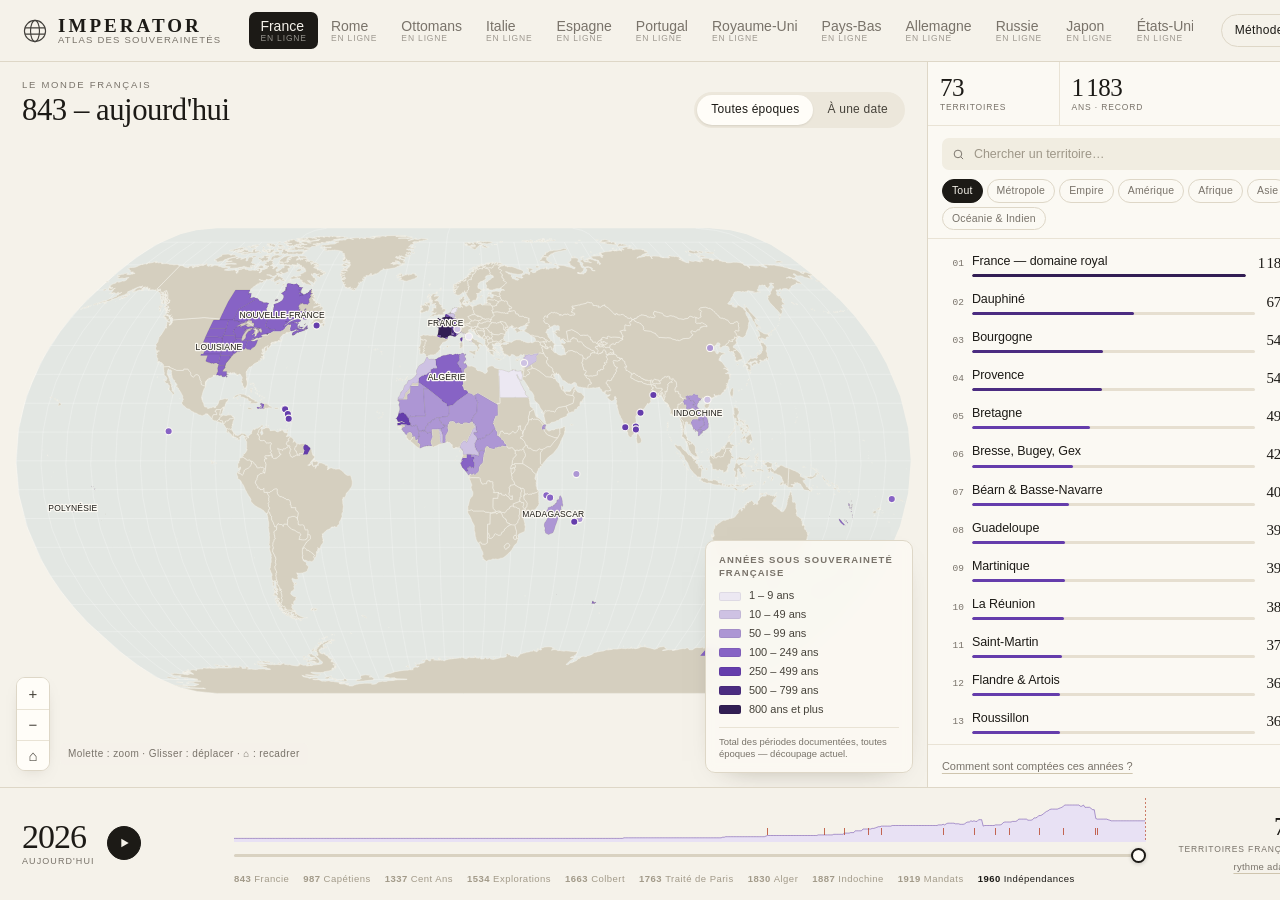
<file: index.html>
<!DOCTYPE html>
<html lang="fr">
<head>
<meta charset="utf-8" />
<meta name="viewport" content="width=device-width, initial-scale=1, viewport-fit=cover" />
<title>Imperator — atlas des souverainetés</title>
<meta name="description" content="Un planisphère interactif : combien d'années chaque territoire du monde a-t-il passé sous souveraineté française ? Rejouez deux mille ans d'histoire." />
<meta name="theme-color" content="#f5f2ea" />
<link rel="stylesheet" href="assets/css/app.css" />
<link rel="icon" href="assets/img/favicon.svg" type="image/svg+xml" />
</head>
<body>

<header class="topbar">
  <a class="brand" href="./">
    <span class="brand-mark" aria-hidden="true">
      <svg viewBox="0 0 32 32" fill="none" stroke="currentColor" stroke-width="1.4">
        <circle cx="16" cy="16" r="13"/>
        <ellipse cx="16" cy="16" rx="5.5" ry="13"/>
        <path d="M3.6 12.2h24.8M3.6 19.8h24.8"/>
      </svg>
    </span>
    <span class="brand-txt">
      <strong>Imperator</strong>
      <em>atlas des souverainetés</em>
    </span>
  </a>

  <nav class="countries" aria-label="Pays disponibles">
    <button class="country" type="button" data-pays="france">France<small>en ligne</small></button>
    <button class="country" type="button" data-pays="rome">Rome<small>en ligne</small></button>
    <button class="country" type="button" data-pays="ottoman">Ottomans<small>en ligne</small></button>
    <button class="country" type="button" data-pays="italie">Italie<small>en ligne</small></button>
    <button class="country" type="button" data-pays="espagne">Espagne<small>en ligne</small></button>
    <button class="country" type="button" data-pays="portugal">Portugal<small>en ligne</small></button>
    <button class="country" type="button" data-pays="royaume-uni">Royaume-Uni<small>en ligne</small></button>
    <button class="country" type="button" data-pays="pays-bas">Pays-Bas<small>en ligne</small></button>
    <button class="country" type="button" data-pays="allemagne">Allemagne<small>en ligne</small></button>
    <button class="country" type="button" data-pays="russie">Russie<small>en ligne</small></button>
    <button class="country" type="button" data-pays="japon">Japon<small>en ligne</small></button>
    <button class="country" type="button" data-pays="usa">États-Unis<small>en ligne</small></button>
  </nav>

  <button class="ghost-btn" type="button" data-action="about">Méthode</button>
</header>

<main class="layout">

  <section class="stage">
    <div class="stage-head">
      <div class="stage-title">
        <p class="kicker">Le monde français</p>
        <h1 id="stage-title">843 – aujourd'hui</h1>
      </div>
      <div class="modes" role="tablist" aria-label="Mode d'affichage">
        <button class="mode is-active" role="tab" data-mode="cumul" aria-selected="true">Toutes époques</button>
        <button class="mode" role="tab" data-mode="date" aria-selected="false">À une date</button>
      </div>
    </div>

    <div class="map-wrap">
      <div id="map" class="map" aria-label="Planisphère des territoires">
        <div class="loading" id="loading">Chargement du planisphère…</div>
      </div>
      <div class="map-tools">
        <button type="button" data-zoom="in" aria-label="Zoomer">+</button>
        <button type="button" data-zoom="out" aria-label="Dézoomer">−</button>
        <button type="button" data-zoom="reset" aria-label="Vue monde" title="Vue monde">⌂</button>
      </div>
      <div class="legend" id="legend">
        <h2>Années sous souveraineté française</h2>
        <ul id="legend-items"></ul>
        <p class="legend-foot" id="legend-foot"></p>
      </div>
      <div class="hint" id="map-hint">Molette : zoom · Glisser : déplacer · ⌂ : recadrer</div>
      <div class="tooltip" id="tooltip" hidden></div>
      <div class="map-status" id="map-status" hidden></div>
    </div>
  </section>

  <aside class="panel" id="panel">
    <!-- vue liste -->
    <div class="panel-view" data-view="list">
      <div class="panel-stats">
        <div class="stat">
          <span class="stat-n" id="stat-territories">—</span>
          <span class="stat-l">territoires</span>
        </div>
        <div class="stat">
          <span class="stat-n" id="stat-max">—</span>
          <span class="stat-l">ans · record</span>
        </div>
      </div>

      <div class="panel-tools">
        <label class="search">
          <svg viewBox="0 0 24 24" aria-hidden="true"><circle cx="11" cy="11" r="7"/><path d="m16.5 16.5 4 4"/></svg>
          <input type="search" id="search" placeholder="Chercher un territoire…" autocomplete="off" />
        </label>
        <div class="chips" id="chips" role="group" aria-label="Filtrer par région"></div>
      </div>

      <ol class="list" id="list"></ol>

      <p class="panel-foot">
        <button class="link-btn" type="button" data-action="about">Comment sont comptées ces années&nbsp;?</button>
      </p>
    </div>

    <!-- vue fiche -->
    <div class="panel-view" data-view="detail" hidden>
      <button class="back" type="button" data-action="back">← Tous les territoires</button>
      <div id="detail"></div>
    </div>
  </aside>
</main>

<footer class="timeline" id="timeline">
  <div class="chrono">
    <div class="chrono-readout">
      <span class="year" id="year-label">2026</span>
      <span class="year-note" id="year-note">aujourd'hui</span>
    </div>
    <button class="play" type="button" id="play" aria-label="Rejouer l'histoire">
      <svg class="i-play" viewBox="0 0 24 24" aria-hidden="true"><path d="M8 5.5v13l11-6.5z"/></svg>
      <svg class="i-pause" viewBox="0 0 24 24" aria-hidden="true"><path d="M8 5.5h3v13H8zM13 5.5h3v13h-3z"/></svg>
    </button>
  </div>

  <div class="track-wrap">
    <svg class="spark" id="spark" viewBox="0 0 1000 44" preserveAspectRatio="none" aria-hidden="true"></svg>
    <div class="ticks" id="ticks"></div>
    <input type="range" id="slider" min="-120" max="2026" value="2026" step="1" aria-label="Année" />
    <div class="phase-row" id="phase-row"></div>
  </div>

  <div class="chrono-live">
    <span class="live-n" id="live-n">—</span>
    <span class="live-l" id="live-label">territoires français</span>
    <button class="pace" type="button" id="pace" title="Rythme de lecture">rythme adapté</button>
  </div>
</footer>

<dialog class="sheet" id="about">
  <button class="sheet-close" type="button" data-action="close-about" aria-label="Fermer">×</button>
  <div class="sheet-body">
    <p class="kicker">Méthode</p>
    <h2>Ce que compte cette carte</h2>
    <p class="lead">Chaque territoire est coloré selon le nombre d'années pendant lesquelles il a été sous souveraineté française, périodes additionnées, de 843 à aujourd'hui.</p>

    <h3>Le comptage</h3>
    <p>Un territoire compte dès qu'une autorité française y exerce la souveraineté : prise de possession, traité, annexion, protectorat ou mandat. Il cesse de compter à la cession, à l'indépendance ou à la perte militaire. Les périodes sont ensuite <strong>additionnées</strong> : Saint-Pierre-et-Miquelon, perdu et rendu trois fois, cumule ses trois occupations.</p>
    <p class="aside-note">Les occupations brèves sans administration durable (débarquements, razzias) sont écartées. Les occupations militaires temporaires qui ont duré (Égypte 1798-1801, Malte 1798-1800) sont incluses et signalées.</p>

    <h3>Pourquoi 1 183 ans et pas 843 ?</h3>
    <p>La carte virale qui a inspiré ce site affiche « 843 ans » pour la France métropolitaine : c'est une confusion entre l'année de départ (843, traité de Verdun) et une durée. De 843 à 2026, il y a 1 183 ans. Nous gardons 843 comme point de départ, mais nous comptons les années.</p>

    <h3>Les frontières</h3>
    <p>La France n'est pas dessinée d'un bloc : la métropole est découpée en <strong>provinces historiques</strong> (Dauphiné 1349, Bourgogne 1477, Provence 1481, Bretagne 1532, Bresse 1601, Béarn 1620, Alsace 1648, Roussillon 1659, Flandre 1659, Franche-Comté 1678, Lorraine 1766, Comtat 1791, Corse 1768, Savoie et Nice 1860…), reconstituées à partir des départements actuels. L'Empire napoléonien est de même figuré par régions : Piémont, Ligurie, Toscane, Ombrie, Latium, Belgique, Pays-Bas.</p>
    <p>Ailleurs, les contours restent ceux d'aujourd'hui : la Nouvelle-France est figurée par les provinces et États actuels qu'elle recouvrait en partie ; l'emprise réelle était plus lâche, faite de postes, de forts et d'alliances. La carte mesure donc une <em>présence</em>, pas une ligne de front.</p>
    <p>La chronologie commence en 843, à la naissance de la Francie occidentale : la Gaule romaine et le royaume franc sont des antécédents, pas la France.</p>

    <h3>Les sources</h3>
    <p>Chaque fiche renvoie à sa page Wikipédia, point de départ vérifiable. Les dates retenues sont les plus couramment admises ; elles sont discutables, et c'est écrit dans les notes quand c'est le cas.</p>

    <h3>Et les autres pays ?</h3>
    <p>Le moteur est générique : ajouter l'Italie, l'Allemagne ou le Portugal revient à écrire un fichier de données du même format, sans toucher au code de la carte.</p>
  </div>
</dialog>

<script src="assets/vendor/d3-selection.min.js"></script>
<script src="assets/vendor/d3-array.min.js"></script>
<script src="assets/vendor/d3-geo.min.js"></script>
<script type="module" src="assets/js/app.js"></script>

</body>
</html>
</file>
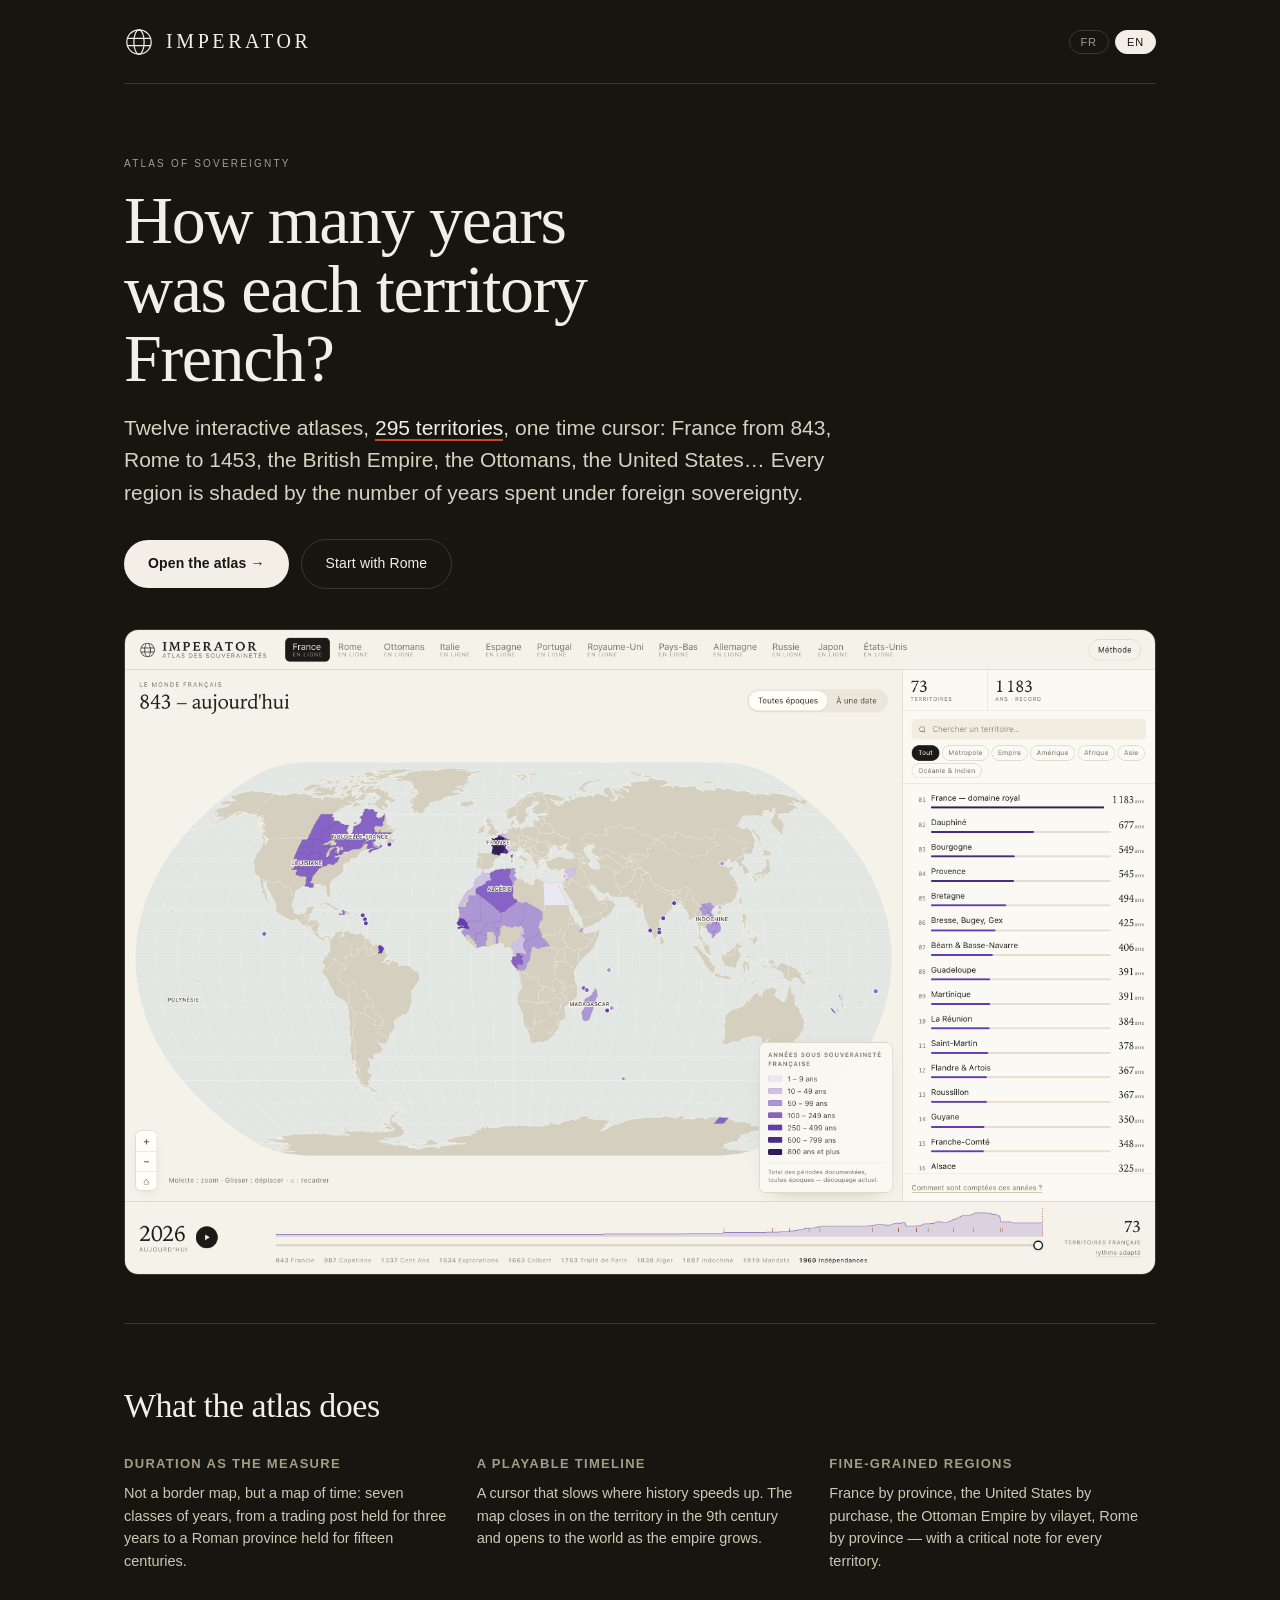
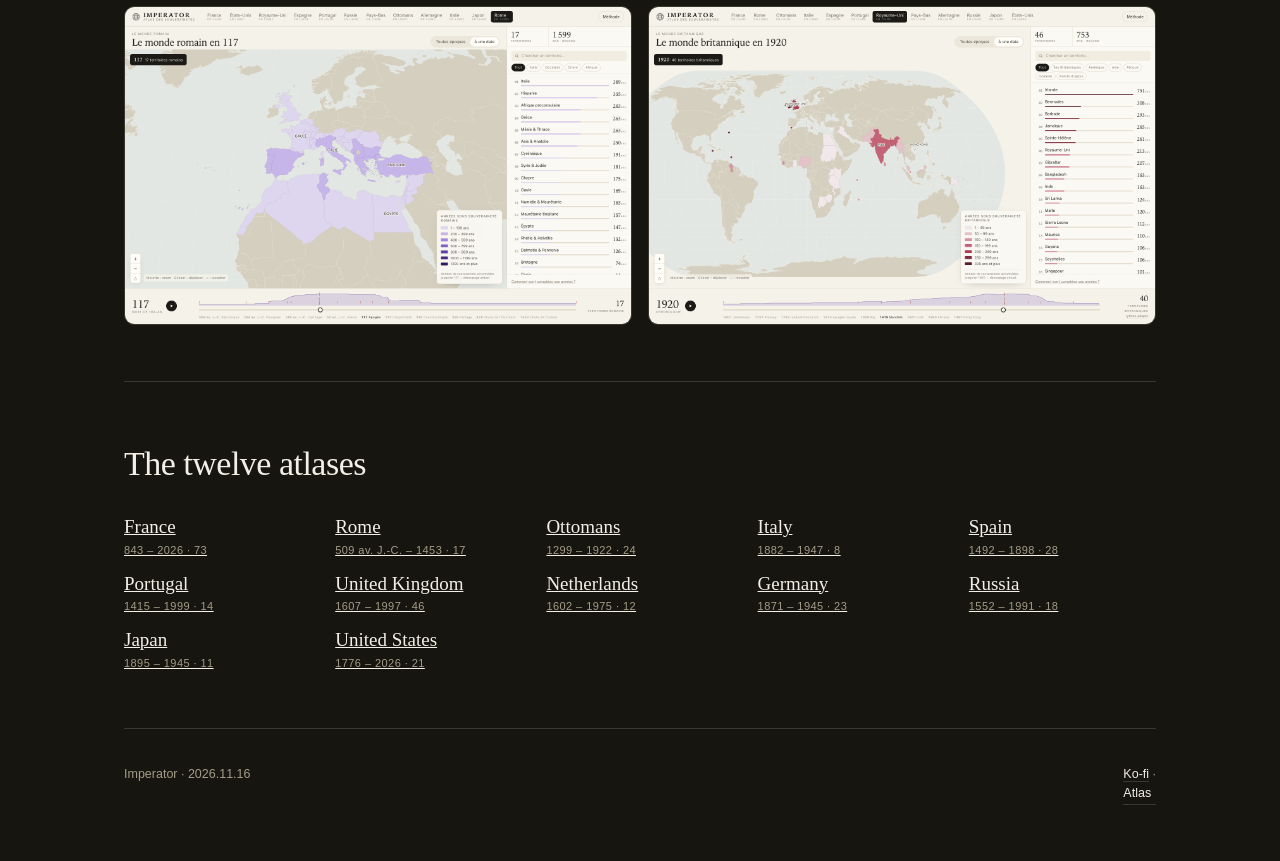
<file: store/index.html>
<!DOCTYPE html>
<html lang="fr">
<head>
<meta charset="utf-8">
<meta name="viewport" content="width=device-width, initial-scale=1">
<title>Imperator — atlas des souverainetés</title>
<meta name="description" content="Douze atlas interactifs : France, Rome, Ottomans, Royaume-Uni, Espagne, Portugal, Russie, Pays-Bas, Allemagne, Italie, Japon, États-Unis. Combien d'années chaque territoire a-t-il passé sous souveraineté étrangère ?">
<link rel="icon" href="../assets/img/favicon.svg" type="image/svg+xml">
<style>
  :root {
    --ink: #16150f;
    --paper: #f3efe6;
    --muted: #a49c88;
    --line: #3a372e;
    --accent: #c8452a;
    --serif: "Iowan Old Style", "Palatino Linotype", Palatino, Georgia, serif;
    --sans: -apple-system, BlinkMacSystemFont, "Segoe UI", Inter, Roboto, Helvetica, sans-serif;
  }
  * { box-sizing: border-box; }
  body {
    margin: 0; background: var(--ink); color: var(--paper);
    font-family: var(--sans); font-size: 16px; line-height: 1.55;
    -webkit-font-smoothing: antialiased;
  }
  a { color: inherit; }
  .wrap { max-width: 1080px; margin: 0 auto; padding: 0 24px; }
  header { display: flex; align-items: center; justify-content: space-between; padding: 26px 0; border-bottom: 1px solid var(--line); }
  .brand { display: flex; align-items: center; gap: 12px; text-decoration: none; }
  .brand svg { width: 30px; height: 30px; }
  .brand strong { font-family: var(--serif); font-size: 20px; letter-spacing: .18em; text-transform: uppercase; font-weight: 500; }
  .lang { display: flex; gap: 6px; }
  .lang button {
    background: none; border: 1px solid var(--line); color: var(--muted);
    border-radius: 999px; padding: 5px 11px; font-size: 11px; letter-spacing: .08em;
    text-transform: uppercase; cursor: pointer;
  }
  .lang button.on { color: var(--ink); background: var(--paper); border-color: var(--paper); }

  .hero { padding: 72px 0 48px; }
  .kicker { font-size: 10px; letter-spacing: .22em; text-transform: uppercase; color: var(--muted); margin: 0 0 14px; }
  h1 { font-family: var(--serif); font-size: clamp(38px, 6vw, 68px); line-height: 1.02; letter-spacing: -.02em; font-weight: 500; margin: 0 0 18px; max-width: 15ch; }
  .lead { font-size: clamp(17px, 2.1vw, 21px); color: #d8d1c1; max-width: 62ch; margin: 0 0 30px; }
  .lead em { color: var(--paper); font-style: normal; border-bottom: 2px solid var(--accent); }
  .cta { display: flex; flex-wrap: wrap; gap: 12px; align-items: center; }
  .btn {
    display: inline-flex; align-items: center; gap: 10px; text-decoration: none;
    background: var(--paper); color: var(--ink); border-radius: 999px;
    padding: 13px 24px; font-size: 14px; font-weight: 600; letter-spacing: .01em;
  }
  .btn.ghost { background: none; color: var(--paper); border: 1px solid var(--line); font-weight: 400; }
  .btn:hover { transform: translateY(-1px); }

  .shot { margin: 40px 0 0; border-radius: 14px; overflow: hidden; border: 1px solid var(--line); background: #22201a; }
  .shot img { display: block; width: 100%; height: auto; }

  section { padding: 56px 0; border-top: 1px solid var(--line); }
  h2 { font-family: var(--serif); font-size: clamp(24px, 3vw, 34px); font-weight: 500; letter-spacing: -.015em; margin: 0 0 22px; }
  .grid { display: grid; grid-template-columns: repeat(auto-fit, minmax(230px, 1fr)); gap: 26px; }
  .card h3 { font-size: 13px; letter-spacing: .1em; text-transform: uppercase; margin: 0 0 8px; color: var(--muted); font-weight: 600; }
  .card p { margin: 0; color: #cfc7b6; font-size: 14.5px; }
  .shots2 { display: grid; grid-template-columns: 1fr 1fr; gap: 16px; margin-top: 34px; }
  .shots2 img { width: 100%; border-radius: 10px; border: 1px solid var(--line); display: block; }

  .list { display: grid; grid-template-columns: repeat(auto-fit, minmax(180px, 1fr)); gap: 10px 24px; }
  .list span { font-family: var(--serif); font-size: 19px; }
  .list small { display: block; font-family: var(--sans); font-size: 11px; color: var(--muted); letter-spacing: .04em; }

  footer { padding: 36px 0 56px; border-top: 1px solid var(--line); color: var(--muted); font-size: 12.5px; display: flex; flex-wrap: wrap; gap: 18px; justify-content: space-between; }
  footer a { color: var(--paper); text-decoration: none; border-bottom: 1px solid var(--line); }
  [data-lang] { display: none; }
  html[lang="fr"] [data-lang="fr"], html[lang="en"] [data-lang="en"] { display: block; }
  span[data-lang] { display: none; }
  html[lang="fr"] span[data-lang="fr"], html[lang="en"] span[data-lang="en"] { display: inline; }
  @media (max-width: 640px) { .shots2 { grid-template-columns: 1fr; } .hero { padding: 44px 0 30px; } }
</style>
</head>
<body>

<div class="wrap">
  <header>
    <a class="brand" href="../index.html">
      <svg viewBox="0 0 32 32" fill="none" stroke="currentColor" stroke-width="1.3" aria-hidden="true">
        <circle cx="16" cy="16" r="13"/><ellipse cx="16" cy="16" rx="5.5" ry="13"/><path d="M3.6 12.2h24.8M3.6 19.8h24.8"/>
      </svg>
      <strong>Imperator</strong>
    </a>
    <div class="lang">
      <button type="button" data-set="fr" class="on">FR</button>
      <button type="button" data-set="en">EN</button>
    </div>
  </header>

  <div class="hero">
    <p class="kicker" data-lang="fr">Atlas des souverainetés</p>
    <p class="kicker" data-lang="en">Atlas of sovereignty</p>

    <h1 data-lang="fr">Combien d'années chaque territoire a-t-il été français&nbsp;?</h1>
    <h1 data-lang="en">How many years was each territory French?</h1>

    <p class="lead" data-lang="fr">Douze atlas interactifs, <em>295 territoires</em>, un curseur temporel : la France de 843 à aujourd'hui, Rome jusqu'en 1453, l'Empire britannique, les Ottomans, les États-Unis… Chaque région est colorée selon le nombre d'années passées sous souveraineté étrangère.</p>
    <p class="lead" data-lang="en">Twelve interactive atlases, <em>295 territories</em>, one time cursor: France from 843, Rome to 1453, the British Empire, the Ottomans, the United States… Every region is shaded by the number of years spent under foreign sovereignty.</p>

    <div class="cta">
      <a class="btn" href="../index.html" data-lang="fr">Ouvrir l'atlas →</a>
      <a class="btn" href="../index.html" data-lang="en">Open the atlas →</a>
      <a class="btn ghost" href="../index.html?pays=rome" data-lang="fr">Commencer par Rome</a>
      <a class="btn ghost" href="../index.html?pays=rome" data-lang="en">Start with Rome</a>
    </div>

    <div class="shot"><img src="../screenshots/01-cumul.png" alt="Le monde français, toutes époques"></div>
  </div>

  <section>
    <h2 data-lang="fr">Ce que fait l'atlas</h2>
    <h2 data-lang="en">What the atlas does</h2>
    <div class="grid">
      <div class="card">
        <h3 data-lang="fr">La durée comme mesure</h3><h3 data-lang="en">Duration as the measure</h3>
        <p data-lang="fr">Pas une carte de fronte, mais une carte du temps : sept classes d'années, du comptoir tenu trois ans à la province romaine tenue quinze siècles.</p>
        <p data-lang="en">Not a border map, but a map of time: seven classes of years, from a trading post held for three years to a Roman province held for fifteen centuries.</p>
      </div>
      <div class="card">
        <h3 data-lang="fr">La chronologie jouable</h3><h3 data-lang="en">A playable timeline</h3>
        <p data-lang="fr">Un curseur qui se ralentit là où l'histoire s'accélère. La carte se resserre sur le territoire au IXe siècle et s'ouvre au monde quand l'empire s'étend.</p>
        <p data-lang="en">A cursor that slows where history speeds up. The map closes in on the territory in the 9th century and opens to the world as the empire grows.</p>
      </div>
      <div class="card">
        <h3 data-lang="fr">Des découpages fins</h3><h3 data-lang="en">Fine-grained regions</h3>
        <p data-lang="fr">La France par provinces, les États-Unis par acquisitions, l'Empire ottoman par vilayets, Rome par provinces — et une note critique par fiche.</p>
        <p data-lang="en">France by province, the United States by purchase, the Ottoman Empire by vilayet, Rome by province — with a critical note for every territory.</p>
      </div>
    </div>

    <div class="shots2">
      <img src="../screenshots/10-rome.png" alt="Rome en 117">
      <img src="../screenshots/07-royaume-uni.png" alt="Empire britannique en 1920">
    </div>
  </section>

  <section>
    <h2 data-lang="fr">Les douze atlas</h2>
    <h2 data-lang="en">The twelve atlases</h2>
    <div class="list">
      <a href="../index.html?pays=france"><span data-lang="fr">France</span><span data-lang="en">France</span><small>843 – 2026 · 73</small></a>
      <a href="../index.html?pays=rome"><span data-lang="fr">Rome</span><span data-lang="en">Rome</span><small>509 av. J.-C. – 1453 · 17</small></a>
      <a href="../index.html?pays=ottoman"><span data-lang="fr">Ottomans</span><span data-lang="en">Ottomans</span><small>1299 – 1922 · 24</small></a>
      <a href="../index.html?pays=italie"><span data-lang="fr">Italie</span><span data-lang="en">Italy</span><small>1882 – 1947 · 8</small></a>
      <a href="../index.html?pays=espagne"><span data-lang="fr">Espagne</span><span data-lang="en">Spain</span><small>1492 – 1898 · 28</small></a>
      <a href="../index.html?pays=portugal"><span data-lang="fr">Portugal</span><span data-lang="en">Portugal</span><small>1415 – 1999 · 14</small></a>
      <a href="../index.html?pays=royaume-uni"><span data-lang="fr">Royaume-Uni</span><span data-lang="en">United Kingdom</span><small>1607 – 1997 · 46</small></a>
      <a href="../index.html?pays=pays-bas"><span data-lang="fr">Pays-Bas</span><span data-lang="en">Netherlands</span><small>1602 – 1975 · 12</small></a>
      <a href="../index.html?pays=allemagne"><span data-lang="fr">Allemagne</span><span data-lang="en">Germany</span><small>1871 – 1945 · 23</small></a>
      <a href="../index.html?pays=russie"><span data-lang="fr">Russie</span><span data-lang="en">Russia</span><small>1552 – 1991 · 18</small></a>
      <a href="../index.html?pays=japon"><span data-lang="fr">Japon</span><span data-lang="en">Japan</span><small>1895 – 1945 · 11</small></a>
      <a href="../index.html?pays=usa"><span data-lang="fr">États-Unis</span><span data-lang="en">United States</span><small>1776 – 2026 · 21</small></a>
    </div>
  </section>

  <footer>
    <span>Imperator · <span id="ver">2026.11.16</span></span>
    <span>
      <a href="https://ko-fi.com/pouark" target="_blank" rel="noopener">Ko-fi</a> ·
      <a href="../index.html" data-lang="fr">Atlas</a><a href="../index.html" data-lang="en">Atlas</a>
    </span>
  </footer>
</div>

<script>
  (function () {
    const html = document.documentElement;
    const saved = localStorage.getItem("imperator-lang");
    const lang = saved || ((navigator.language || "fr").toLowerCase().startsWith("fr") ? "fr" : "en");
    setLang(lang);
    document.querySelectorAll(".lang button").forEach((b) =>
      b.addEventListener("click", () => setLang(b.dataset.set))
    );
    function setLang(l) {
      html.lang = l;
      localStorage.setItem("imperator-lang", l);
      document.querySelectorAll(".lang button").forEach((b) => b.classList.toggle("on", b.dataset.set === l));
      document.title = l === "fr" ? "Imperator — atlas des souverainetés" : "Imperator — atlas of sovereignty";
    }
  })();
</script>
</body>
</html>
</file>
<file: assets/css/app.css>
/* ==========================================================================
   Imperator — atlas des souverainetés
   Feuille de style unique. Direction : carte ancienne imprimée, encre chaude,
   une seule gamme (violet profond) pour l'information, un accent terre cuite.
   ========================================================================== */

:root {
  --country: #6140aa;
  --country-soft: #ece7f6;
  --paper: #f5f2ea;
  --paper-2: #fbf9f3;
  --card: #fffdf8;
  --ink: #1c1a16;
  --ink-soft: #46423a;
  --muted: #79736a;
  --line: #ded7c7;
  --line-soft: #e9e3d5;
  --sea: #e3e7e3;
  --land: #d5cfbf;
  --accent: #b8452a;
  --accent-soft: #f0d9d2;

  --h1: #ded6ef;
  --h2: #c6b5e9;
  --h3: #a488dd;
  --h4: #8260c7;
  --h5: #6140aa;
  --h6: #452a86;
  --h7: #2b1a5e;

  --serif: "Iowan Old Style", "Palatino Linotype", Palatino, "Book Antiqua", Georgia, serif;
  --sans: -apple-system, BlinkMacSystemFont, "Inter", "Segoe UI", Roboto, Helvetica, Arial, sans-serif;
  --mono: ui-monospace, "SF Mono", "SFMono-Regular", Menlo, monospace;

  --panel-w: 392px;
}

* { box-sizing: border-box; }

html, body { height: 100%; }

body {
  margin: 0;
  background: var(--paper);
  color: var(--ink);
  font-family: var(--sans);
  font-size: 14px;
  line-height: 1.45;
  -webkit-font-smoothing: antialiased;
  display: grid;
  grid-template-rows: auto minmax(0, 1fr) auto;
  overflow: hidden;
}

button { font: inherit; color: inherit; }

::selection { background: var(--h3); color: #fff; }

/* ------------------------------------------------------------------ topbar */
.topbar {
  display: flex;
  align-items: center;
  gap: 28px;
  padding: 0 22px;
  height: 62px;
  border-bottom: 1px solid var(--line);
  background: var(--paper);
  position: relative;
  z-index: 30;
}

.brand {
  display: flex;
  align-items: center;
  gap: 10px;
  text-decoration: none;
  color: var(--ink);
  flex: 0 0 auto;
}
.brand-mark svg { width: 26px; height: 26px; display: block; opacity: .82; }
.brand-txt { display: flex; flex-direction: column; line-height: 1.05; }
.brand-txt strong {
  font-family: var(--serif);
  font-size: 19px;
  letter-spacing: .16em;
  text-transform: uppercase;
  font-weight: 600;
}
.brand-txt em {
  font-style: normal;
  font-size: 9.5px;
  letter-spacing: .13em;
  text-transform: uppercase;
  color: var(--muted);
}

.countries {
  display: flex;
  gap: 2px;
  flex: 1 1 auto;
  min-width: 0;
  overflow-x: auto;
  scrollbar-width: none;
}
.countries::-webkit-scrollbar { display: none; }

.country {
  border: 0;
  background: none;
  padding: 6px 11px;
  border-radius: 7px;
  cursor: pointer;
  display: flex;
  flex-direction: column;
  align-items: flex-start;
  line-height: 1.15;
  white-space: nowrap;
  color: var(--muted);
  transition: background .15s, color .15s;
}
.country small {
  font-size: 8.5px;
  letter-spacing: .1em;
  text-transform: uppercase;
  opacity: .7;
}
.country:hover { background: rgba(0,0,0,.045); color: var(--ink-soft); }
.country.is-active {
  background: var(--ink);
  color: var(--paper);
}
.country.is-active small { opacity: .55; }

.ghost-btn {
  flex: 0 0 auto;
  border: 1px solid var(--line);
  background: transparent;
  padding: 7px 13px;
  border-radius: 999px;
  font-size: 12px;
  letter-spacing: .03em;
  cursor: pointer;
  transition: background .15s, border-color .15s;
}
.ghost-btn:hover { background: var(--card); border-color: #cdc4b0; }

/* ------------------------------------------------------------------ layout */
.layout {
  display: grid;
  grid-template-columns: minmax(0, 1fr) var(--panel-w);
  min-height: 0;
}

.stage {
  display: flex;
  flex-direction: column;
  min-width: 0;
  min-height: 0;
  border-right: 1px solid var(--line);
}

.stage-head {
  display: flex;
  align-items: flex-end;
  justify-content: space-between;
  gap: 18px;
  padding: 16px 22px 6px;
  flex: 0 0 auto;
}
.kicker {
  margin: 0 0 2px;
  font-size: 9.5px;
  letter-spacing: .18em;
  text-transform: uppercase;
  color: var(--muted);
}
.stage-title h1 {
  margin: 0;
  font-family: var(--serif);
  font-size: clamp(22px, 2.4vw, 31px);
  font-weight: 500;
  letter-spacing: -.015em;
  line-height: 1.1;
}

.modes {
  display: flex;
  background: #ece7db;
  border-radius: 999px;
  padding: 3px;
  flex: 0 0 auto;
}
.mode {
  border: 0;
  background: none;
  padding: 6px 14px;
  border-radius: 999px;
  font-size: 12px;
  letter-spacing: .02em;
  color: var(--ink-soft);
  cursor: pointer;
  transition: background .18s, color .18s, box-shadow .18s;
}
.mode.is-active {
  background: var(--card);
  color: var(--ink);
  box-shadow: 0 1px 2px rgba(40,30,10,.1);
}

/* --------------------------------------------------------------------- map */
.loading {
  position: absolute;
  background: var(--paper);
  inset: 0;
  display: grid;
  place-items: center;
  font-size: 11px;
  letter-spacing: .14em;
  text-transform: uppercase;
  color: var(--muted);
}
.map-wrap {
  position: relative;
  flex: 1 1 auto;
  min-height: 0;
  overflow: hidden;
  cursor: grab;
}
.map-wrap.is-dragging { cursor: grabbing; }
.map { position: absolute; inset: 0; }
.map svg { display: block; width: 100%; height: 100%; }

.land { fill: var(--land); stroke: var(--paper); stroke-width: .5px; vector-effect: non-scaling-stroke; }
.land.water { fill: none; }
.sphere { fill: var(--sea); }
.graticule { fill: none; stroke: #fff; stroke-opacity: .5; stroke-width: .5px; vector-effect: non-scaling-stroke; }
.rim { fill: none; stroke: #cfd3cc; stroke-width: .7px; }

.terr path {
  stroke: rgba(28, 26, 22, .16);
  stroke-width: .5px;
  stroke-linejoin: round;
  vector-effect: non-scaling-stroke;
  transition: fill .38s ease, opacity .25s ease;
  cursor: pointer;
}
.terr.dim path { opacity: .28; }
.terr.sel path { stroke: var(--country, var(--accent)); stroke-width: 2px; paint-order: stroke; vector-effect: non-scaling-stroke; }

.marker { pointer-events: none; }
.marker circle { pointer-events: auto; cursor: pointer; }
.marker circle {
  stroke: var(--paper-2);
  stroke-width: 1.1px;
  transition: fill .35s;
}
.marker.dim circle { opacity: .25; }
.marker.sel circle { fill: var(--accent); }

.labels text {
  font-family: var(--sans);
  font-size: 1em;
  letter-spacing: .02em;
  fill: var(--ink);
  paint-order: stroke;
  stroke: var(--paper-2);
  stroke-width: 2.6px;
  stroke-linejoin: round;
  pointer-events: none;
  text-transform: uppercase;
}
.labels text.big { font-size: 1.12em; letter-spacing: .1em; font-weight: 600; }
.labels text.soft { fill: var(--muted); font-size: 8px; }

.map-tools {
  position: absolute;
  left: 16px;
  bottom: 16px;
  display: flex;
  flex-direction: column;
  gap: 1px;
  background: var(--card);
  border: 1px solid var(--line);
  border-radius: 9px;
  overflow: hidden;
  box-shadow: 0 6px 18px -12px rgba(40,30,10,.5);
}
.map-tools button {
  width: 32px;
  height: 30px;
  border: 0;
  background: var(--card);
  cursor: pointer;
  font-size: 15px;
  line-height: 1;
  color: var(--ink-soft);
}
.map-tools button + button { border-top: 1px solid var(--line-soft); }
.map-tools button:hover { background: #f2eee2; }

/* légende */
.legend {
  position: absolute;
  bottom: 14px;
  right: 14px;
  width: 208px;
  background: rgba(251, 249, 243, .93);
  backdrop-filter: blur(6px);
  border: 1px solid var(--line);
  border-radius: 10px;
  padding: 12px 13px 11px;
  box-shadow: 0 10px 30px -22px rgba(40,30,10,.55);
}
.legend h2 {
  margin: 0 0 8px;
  font-size: 9.5px;
  letter-spacing: .12em;
  text-transform: uppercase;
  color: var(--muted);
  font-weight: 600;
}
.legend ul { list-style: none; margin: 0; padding: 0; display: grid; gap: 3px; }
.legend li { display: flex; align-items: center; gap: 8px; font-size: 11px; color: var(--ink-soft); }
.legend i {
  width: 22px;
  height: 9px;
  border-radius: 2px;
  flex: 0 0 auto;
  border: 1px solid rgba(0,0,0,.06);
}
.legend-foot {
  margin: 9px 0 0;
  padding-top: 8px;
  border-top: 1px solid var(--line-soft);
  font-size: 9.5px;
  line-height: 1.35;
  color: var(--muted);
}

.hint {
  position: absolute;
  bottom: 22px;
  left: 60px;
  font-size: 10px;
  letter-spacing: .04em;
  color: var(--muted);
  background: rgba(245,242,234,.8);
  padding: 4px 8px;
  border-radius: 5px;
  pointer-events: none;
  transition: opacity .4s;
}

.map-status {
  position: absolute;
  top: 14px;
  left: 16px;
  background: var(--ink);
  color: var(--paper);
  padding: 7px 12px;
  border-radius: 7px;
  font-size: 11.5px;
  letter-spacing: .02em;
  pointer-events: none;
}
.map-status strong { font-family: var(--serif); font-size: 15px; margin-right: 4px; }

.tooltip {
  position: absolute;
  z-index: 20;
  pointer-events: none;
  background: var(--ink);
  color: #fff;
  padding: 8px 10px 9px;
  border-radius: 8px;
  font-size: 11.5px;
  line-height: 1.3;
  max-width: 220px;
  box-shadow: 0 12px 26px -14px rgba(0,0,0,.7);
  transform: translate(-50%, -115%);
}
.tooltip .tt-name { font-weight: 600; display: block; margin-bottom: 2px; }
.tooltip .tt-years { font-family: var(--serif); font-size: 16px; letter-spacing: -.01em; }
.tooltip .tt-sub { display: block; opacity: .6; font-size: 10px; margin-top: 1px; }

/* ------------------------------------------------------------------- panel */
.panel {
  background: var(--paper-2);
  min-height: 0;
  overflow: hidden;
  display: flex;
  flex-direction: column;
}
.panel-view {
  display: flex;
  flex-direction: column;
  min-height: 0;
  height: 100%;
}
.panel-view[hidden] { display: none; }

.panel-stats {
  display: grid;
  grid-template-columns: repeat(3, 1fr);
  border-bottom: 1px solid var(--line-soft);
  flex: 0 0 auto;
}
.stat {
  padding: 13px 12px 12px;
  display: flex;
  flex-direction: column;
  gap: 1px;
}
.stat + .stat { border-left: 1px solid var(--line-soft); }
.stat-n {
  font-family: var(--serif);
  font-size: 25px;
  line-height: 1;
  letter-spacing: -.02em;
}
.stat-l {
  font-size: 8.5px;
  letter-spacing: .1em;
  text-transform: uppercase;
  color: var(--muted);
}

.panel-tools {
  padding: 12px 14px 8px;
  display: grid;
  gap: 9px;
  border-bottom: 1px solid var(--line-soft);
  flex: 0 0 auto;
}
.search {
  display: flex;
  align-items: center;
  gap: 7px;
  background: #f1ede1;
  border-radius: 7px;
  padding: 0 9px;
  height: 32px;
  border: 1px solid transparent;
  transition: border-color .15s, background .15s;
}
.search:focus-within { background: #fbf9f3; border-color: #cec4ad; }
.search svg { width: 13px; height: 13px; fill: none; stroke: var(--muted); stroke-width: 1.8; flex: 0 0 auto; }
.search input {
  border: 0;
  background: none;
  outline: none;
  font: inherit;
  font-size: 12.5px;
  width: 100%;
  color: var(--ink);
}
.search input::placeholder { color: #9e9788; }

.chips { display: flex; flex-wrap: wrap; gap: 4px; }
.chip {
  border: 1px solid var(--line);
  background: transparent;
  border-radius: 999px;
  padding: 3px 9px;
  font-size: 10.5px;
  letter-spacing: .02em;
  color: var(--muted);
  cursor: pointer;
  transition: all .15s;
}
.chip:hover { border-color: #c4b9a1; color: var(--ink-soft); }
.chip.is-active { background: var(--ink); border-color: var(--ink); color: var(--paper); }

.list {
  list-style: none;
  margin: 0;
  padding: 6px 8px 10px;
  overflow-y: auto;
  flex: 1 1 auto;
  min-height: 0;
}
.list::-webkit-scrollbar { width: 8px; }
.list::-webkit-scrollbar-thumb { background: #d9d2c1; border-radius: 8px; }

.row {
  width: 100%;
  display: grid;
  grid-template-columns: 20px minmax(0, 1fr) auto;
  align-items: center;
  gap: 8px;
  padding: 7px 8px 6px;
  border: 0;
  background: none;
  text-align: left;
  border-radius: 7px;
  cursor: pointer;
  position: relative;
}
.row:hover { background: #f1ede1; }
.row.is-sel { background: var(--accent-soft); }
.row.dim { opacity: .42; }

.row-rank {
  font-family: var(--mono);
  font-size: 9.5px;
  color: var(--muted);
  text-align: right;
}
.row-main { min-width: 0; }
.row-name {
  display: block;
  font-size: 12.5px;
  letter-spacing: -.005em;
  white-space: nowrap;
  overflow: hidden;
  text-overflow: ellipsis;
}
.row-name .tag {
  font-size: 8.5px;
  letter-spacing: .08em;
  text-transform: uppercase;
  color: var(--accent);
  margin-left: 5px;
  vertical-align: 1px;
}
.row-bar {
  display: block;
  height: 3px;
  margin-top: 4px;
  background: #e6dfd0;
  border-radius: 2px;
  overflow: hidden;
}
.row-bar i {
  display: block;
  height: 100%;
  background: var(--h5);
  border-radius: 2px;
  transition: width .4s ease, background .4s ease;
}
.row-years {
  font-family: var(--serif);
  font-size: 15px;
  letter-spacing: -.02em;
  font-variant-numeric: tabular-nums;
  padding-left: 4px;
}
.row-years small { font-family: var(--sans); font-size: 8.5px; color: var(--muted); letter-spacing: .04em; margin-left: 1px; }

.panel-foot {
  margin: 0;
  padding: 10px 14px 12px;
  border-top: 1px solid var(--line-soft);
  flex: 0 0 auto;
}
.link-btn {
  border: 0;
  background: none;
  padding: 0;
  font-size: 11px;
  color: var(--muted);
  text-decoration: underline;
  text-decoration-color: #cfc5ae;
  text-underline-offset: 3px;
  cursor: pointer;
}
.link-btn:hover { color: var(--ink); }

/* fiche */
.back {
  border: 0;
  background: none;
  text-align: left;
  padding: 14px 16px 10px;
  font-size: 11px;
  color: var(--muted);
  cursor: pointer;
  border-bottom: 1px solid var(--line-soft);
  flex: 0 0 auto;
}
.back:hover { color: var(--ink); }

#detail {
  overflow-y: auto;
  padding: 16px 18px 26px;
  flex: 1 1 auto;
  min-height: 0;
}
.d-kicker {
  font-size: 9px;
  letter-spacing: .16em;
  text-transform: uppercase;
  color: var(--muted);
  margin: 0 0 5px;
}
.d-title {
  font-family: var(--serif);
  font-size: 26px;
  line-height: 1.1;
  font-weight: 500;
  letter-spacing: -.02em;
  margin: 0 0 3px;
}
.d-sub { margin: 0 0 16px; font-size: 11.5px; color: var(--muted); }

.d-big {
  display: flex;
  align-items: baseline;
  gap: 7px;
  padding: 14px 0 13px;
  border-top: 1px solid var(--line-soft);
  border-bottom: 1px solid var(--line-soft);
  margin-bottom: 15px;
}
.d-big b {
  font-family: var(--serif);
  font-size: 46px;
  line-height: .9;
  font-weight: 500;
  letter-spacing: -.03em;
}
.d-big span { font-size: 11px; color: var(--muted); letter-spacing: .04em; }

.d-frise { margin-bottom: 6px; }
.d-frise svg { width: 100%; height: 40px; display: block; overflow: visible; }
.d-ticks { display: flex; justify-content: space-between; font-family: var(--mono); font-size: 8.5px; color: var(--muted); margin-top: 3px; }

.d-periods { list-style: none; margin: 14px 0 16px; padding: 0; display: grid; gap: 6px; }
.d-periods li {
  display: flex;
  justify-content: space-between;
  gap: 10px;
  font-size: 11.5px;
  padding: 6px 9px;
  background: #f1ede1;
  border-radius: 6px;
}
.d-periods span:last-child { color: var(--muted); font-variant-numeric: tabular-nums; }

.d-note {
  font-size: 12.5px;
  line-height: 1.55;
  color: var(--ink-soft);
  margin: 0 0 14px;
}
.d-actions { display: flex; gap: 8px; flex-wrap: wrap; }
.d-btn {
  border: 1px solid var(--line);
  background: var(--card);
  border-radius: 7px;
  padding: 7px 11px;
  font-size: 11.5px;
  cursor: pointer;
  text-decoration: none;
  color: var(--ink-soft);
  transition: border-color .15s, background .15s;
}
.d-btn:hover { border-color: #c4b9a1; background: #fff; }

/* ---------------------------------------------------------------- timeline */
.timeline {
  display: grid;
  grid-template-columns: 190px minmax(0, 1fr) 130px;
  align-items: center;
  gap: 22px;
  padding: 10px 22px 12px;
  border-top: 1px solid var(--line);
  background: var(--paper);
  position: relative;
  z-index: 10;
}

.chrono { display: flex; align-items: center; gap: 12px; min-width: 0; }
.chrono-readout { display: flex; flex-direction: column; line-height: 1; min-width: 0; overflow: hidden; }
.year {
  font-family: var(--serif);
  font-size: 34px;
  letter-spacing: -.03em;
  font-variant-numeric: tabular-nums;
}
.year-note {
  font-size: 9px;
  white-space: nowrap;
  overflow: hidden;
  text-overflow: ellipsis;
  max-width: 100%;
  letter-spacing: .12em;
  text-transform: uppercase;
  color: var(--muted);
  margin-top: 3px;
}
.play {
  width: 34px;
  height: 34px;
  border-radius: 50%;
  border: 1px solid var(--ink);
  background: var(--ink);
  color: var(--paper);
  display: grid;
  place-items: center;
  cursor: pointer;
  flex: 0 0 auto;
  transition: transform .15s, background .15s;
}
.play:hover { transform: scale(1.06); }
.play svg { width: 16px; height: 16px; fill: currentColor; }
.play .i-pause { display: none; }
.play.is-playing .i-play { display: none; }
.play.is-playing .i-pause { display: block; }

.track-wrap { position: relative; min-width: 0; }
.spark { width: 100%; height: 44px; display: block; margin-bottom: 2px; }
.spark .area { fill: var(--country-soft); }
.spark .line { fill: none; stroke: var(--country); stroke-opacity: .5; stroke-width: 1; }
.spark .head { stroke: var(--accent); stroke-width: 1.2; stroke-dasharray: 2 2; }

.ticks { position: absolute; left: 0; right: 0; top: 30px; height: 12px; pointer-events: none; }
.tick {
  position: absolute;
  top: 0;
  width: 1px;
  height: 5px;
  background: #c9c0ab;
  pointer-events: auto;
  cursor: pointer;
}
.tick::after {
  content: attr(data-label);
  position: absolute;
  top: -14px;
  left: 50%;
  transform: translateX(-50%);
  font-size: 8.5px;
  letter-spacing: .02em;
  color: var(--muted);
  white-space: nowrap;
  opacity: 0;
  transition: opacity .15s;
}
.tick:hover::after { opacity: 1; }
.tick.event { height: 7px; background: var(--accent); opacity: .8; }

input[type="range"] {
  -webkit-appearance: none;
  appearance: none;
  width: 100%;
  height: 22px;
  background: none;
  margin: 0;
  position: relative;
  z-index: 2;
  cursor: pointer;
  display: block;
}
input[type="range"]::-webkit-slider-runnable-track {
  height: 3px;
  background: #d9d2c1;
  border-radius: 3px;
}
input[type="range"]::-webkit-slider-thumb {
  -webkit-appearance: none;
  width: 15px;
  height: 15px;
  margin-top: -6px;
  border-radius: 50%;
  background: var(--card);
  border: 2px solid var(--ink);
  box-shadow: 0 1px 4px rgba(0,0,0,.2);
}
input[type="range"]:focus-visible::-webkit-slider-thumb { outline: 3px solid var(--h3); outline-offset: 2px; }

input[type="range"]::-moz-range-track { height: 3px; background: #d9d2c1; border-radius: 3px; }
input[type="range"]::-moz-range-thumb {
  width: 13px; height: 13px; border-radius: 50%;
  background: var(--card); border: 2px solid var(--ink);
}

.phase-row {
  display: flex;
  gap: 14px;
  padding-top: 4px;
  overflow-x: auto;
  scrollbar-width: none;
}
.phase-row::-webkit-scrollbar { display: none; }
.phase {
  border: 0;
  background: none;
  padding: 2px 0;
  font-size: 9.5px;
  letter-spacing: .05em;
  color: #a29a89;
  white-space: nowrap;
  cursor: pointer;
  transition: color .15s;
}
.phase:hover, .phase.is-here { color: var(--ink); }
.phase b { font-weight: 600; font-variant-numeric: tabular-nums; margin-right: 3px; }

.chrono-live { text-align: right; line-height: 1.1; }
.live-n {
  display: block;
  font-family: var(--serif);
  font-size: 25px;
  letter-spacing: -.02em;
  font-variant-numeric: tabular-nums;
}
.live-l { font-size: 8.5px; letter-spacing: .1em; text-transform: uppercase; color: var(--muted); }
.pace {
  margin-top: 6px;
  border: 0;
  background: none;
  padding: 0;
  font-size: 9.5px;
  letter-spacing: .03em;
  color: var(--muted);
  text-decoration: underline;
  text-decoration-color: #cfc5ae;
  text-underline-offset: 3px;
  cursor: pointer;
}
.pace:hover { color: var(--ink); }
.pace.is-linear { color: var(--accent); }

/* ------------------------------------------------------------------ sheet */
.sheet {
  border: 0;
  padding: 0;
  background: var(--card);
  color: var(--ink);
  width: min(640px, calc(100vw - 32px));
  max-height: min(84vh, 760px);
  border-radius: 14px;
  box-shadow: 0 40px 90px -40px rgba(0,0,0,.5);
}
.sheet::backdrop { background: rgba(28, 26, 22, .42); backdrop-filter: blur(2px); }
.sheet-close {
  position: absolute;
  top: 12px;
  right: 12px;
  width: 30px;
  height: 30px;
  border-radius: 50%;
  border: 1px solid var(--line);
  background: var(--card);
  font-size: 18px;
  line-height: 1;
  cursor: pointer;
  color: var(--muted);
}
.sheet-close:hover { color: var(--ink); }
.sheet-close:focus { outline: none; }
.sheet-close:focus-visible { outline: 2px solid var(--h4); outline-offset: 2px; }
.sheet-body { padding: 30px 34px 34px; overflow-y: auto; max-height: inherit; }
.sheet-body h2 {
  font-family: var(--serif);
  font-size: 30px;
  font-weight: 500;
  letter-spacing: -.02em;
  margin: 0 0 10px;
}
.sheet-body h3 {
  font-size: 10px;
  letter-spacing: .14em;
  text-transform: uppercase;
  color: var(--muted);
  margin: 24px 0 7px;
}
.sheet-body p { font-size: 13.5px; line-height: 1.6; color: var(--ink-soft); margin: 0 0 8px; }
.sheet-body .lead { font-family: var(--serif); font-size: 17px; line-height: 1.5; color: var(--ink); }
.related { display: flex; flex-wrap: wrap; gap: 8px; }
.sheet-body .support {
  margin-top: 24px;
  padding-top: 12px;
  border-top: 1px solid var(--line-soft);
  font-size: 11.5px;
  color: var(--muted);
}
.sheet-body .support a { color: var(--ink-soft); text-underline-offset: 3px; }

.sheet-body .aside-note {
  border-left: 2px solid var(--line);
  padding-left: 12px;
  font-size: 12px;
  color: var(--muted);
}

/* ------------------------------------------------------------- responsive */
@media (max-width: 1180px) {
  :root {
  --country: #6140aa;
  --country-soft: #ece7f6; --panel-w: 340px; }
  .countries { gap: 0; }
}

@media (max-width: 980px) {
  body { grid-template-rows: auto minmax(0,1fr) auto; }
  .layout { grid-template-columns: 1fr; grid-template-rows: minmax(0, 1fr) auto; }
  .stage { border-right: 0; }
  .panel { max-height: 42vh; border-top: 1px solid var(--line); }
  .panel-stats .stat { padding: 9px 10px; }
  .stat-n { font-size: 20px; }
  .legend { width: 176px; padding: 10px; }
  .legend li { font-size: 10px; }
  .timeline { grid-template-columns: 118px minmax(0,1fr); gap: 12px; padding: 8px 14px 10px; }
  .chrono-live { display: none; }
  .year { font-size: 26px; }
  .spark { height: 30px; }
  .topbar { gap: 12px; padding: 0 14px; }
  .brand-txt em { display: none; }
  .stage-head { padding: 10px 14px 2px; }
  .panel-tools { padding: 8px 10px 6px; }
}

@media (max-width: 620px) {
  .brand-txt { display: none; }
  .countries { display: flex; flex: 1 1 auto; gap: 0; }
  .country { padding: 4px 7px; font-size: 12px; }
  .country small { display: none; }
  .ghost-btn { display: none; }
  .panel { max-height: 34vh; }
  .modes .mode { padding: 5px 10px; font-size: 11px; }
  .stage-title h1 { font-size: 20px; }
  .legend { top: 6px; bottom: auto; right: 8px; left: 8px; width: auto; padding: 6px 8px 7px; }
  .legend h2 { font-size: 7.5px; margin-bottom: 4px; letter-spacing: .1em; }
  .legend ul { display: flex; gap: 3px; }
  .legend li { flex: 1; min-width: 0; }
  .legend li span { display: none; }
  .legend i { width: 100%; height: 7px; }
  .legend-foot { display: none; }
  .map-status { display: none; }
  .hint { display: none; }
  .map-tools { bottom: 10px; left: 10px; }
  .timeline { grid-template-columns: 116px minmax(0,1fr); gap: 10px; }
  .year { font-size: 22px; }
  .play { width: 28px; height: 28px; }
  .phase-row { display: none; }
}

@media (prefers-reduced-motion: reduce) {
  * { transition-duration: .01ms !important; animation-duration: .01ms !important; }
}
</file>
